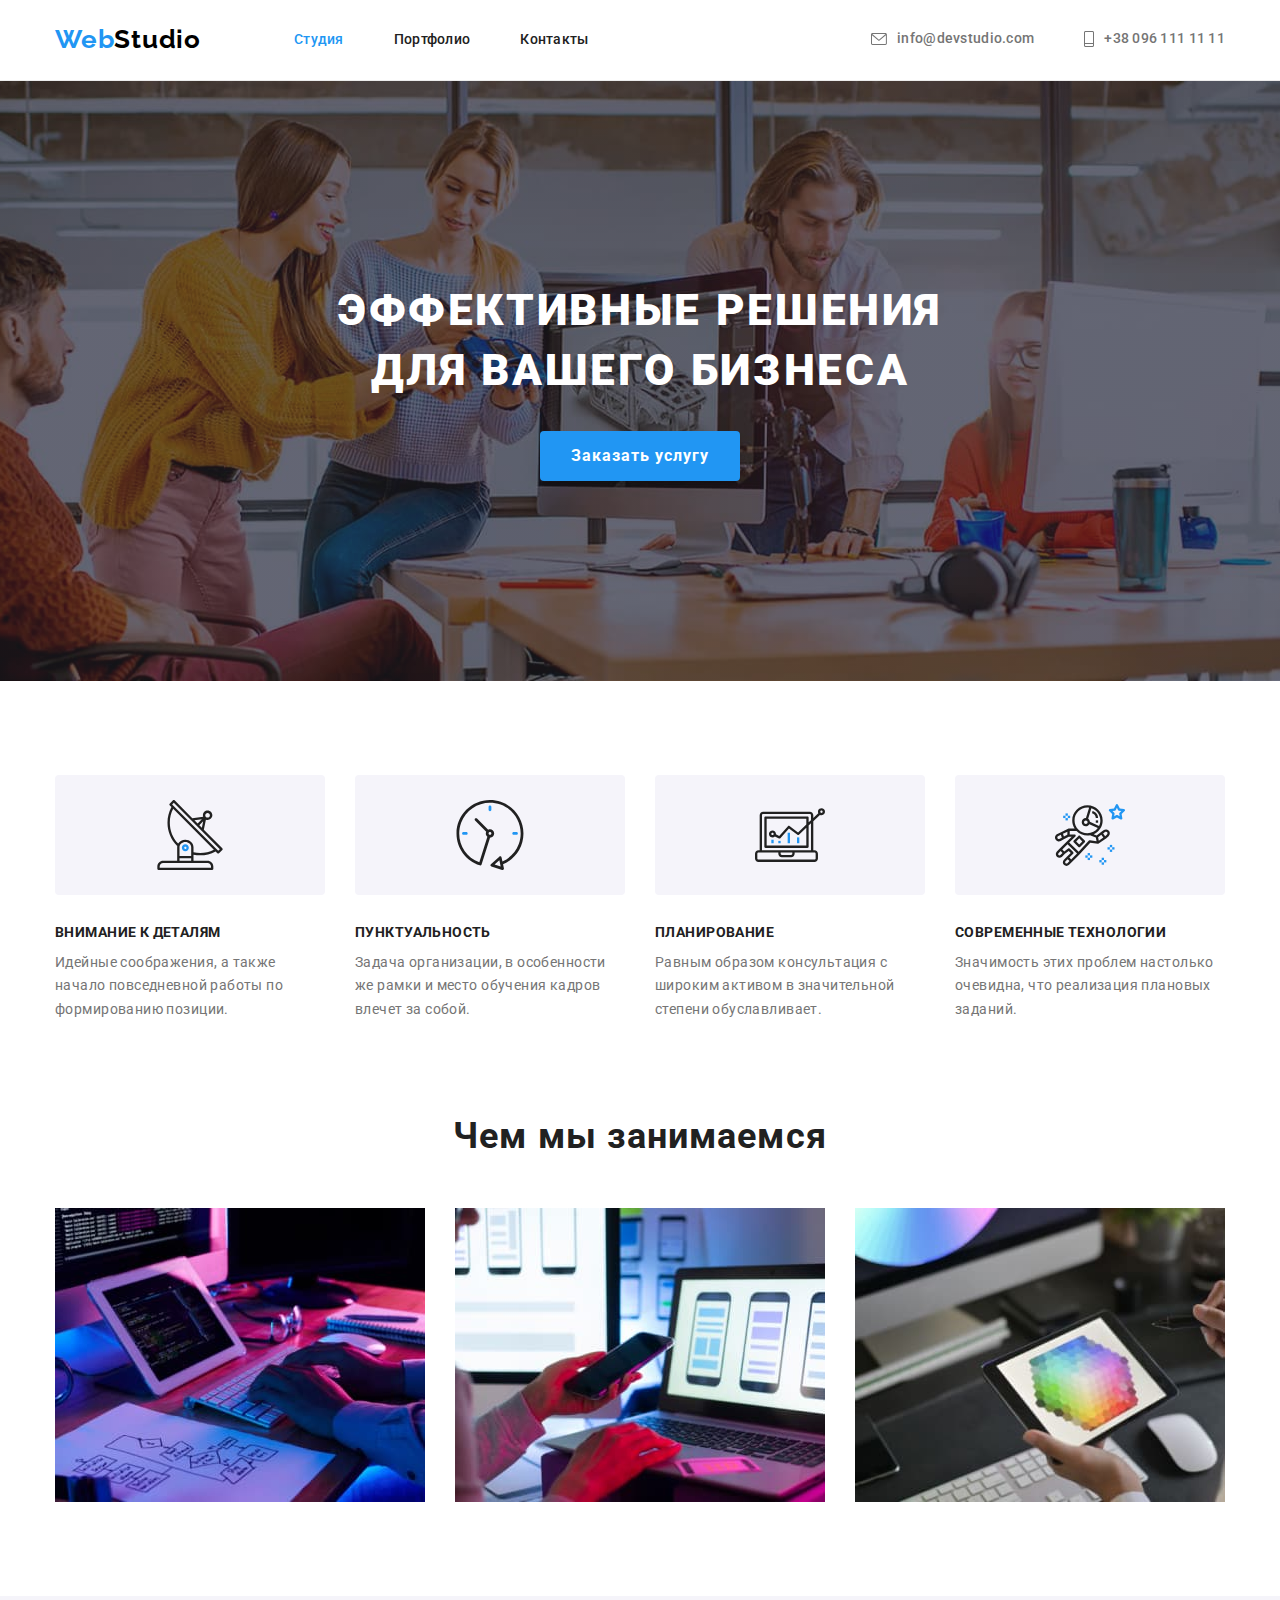
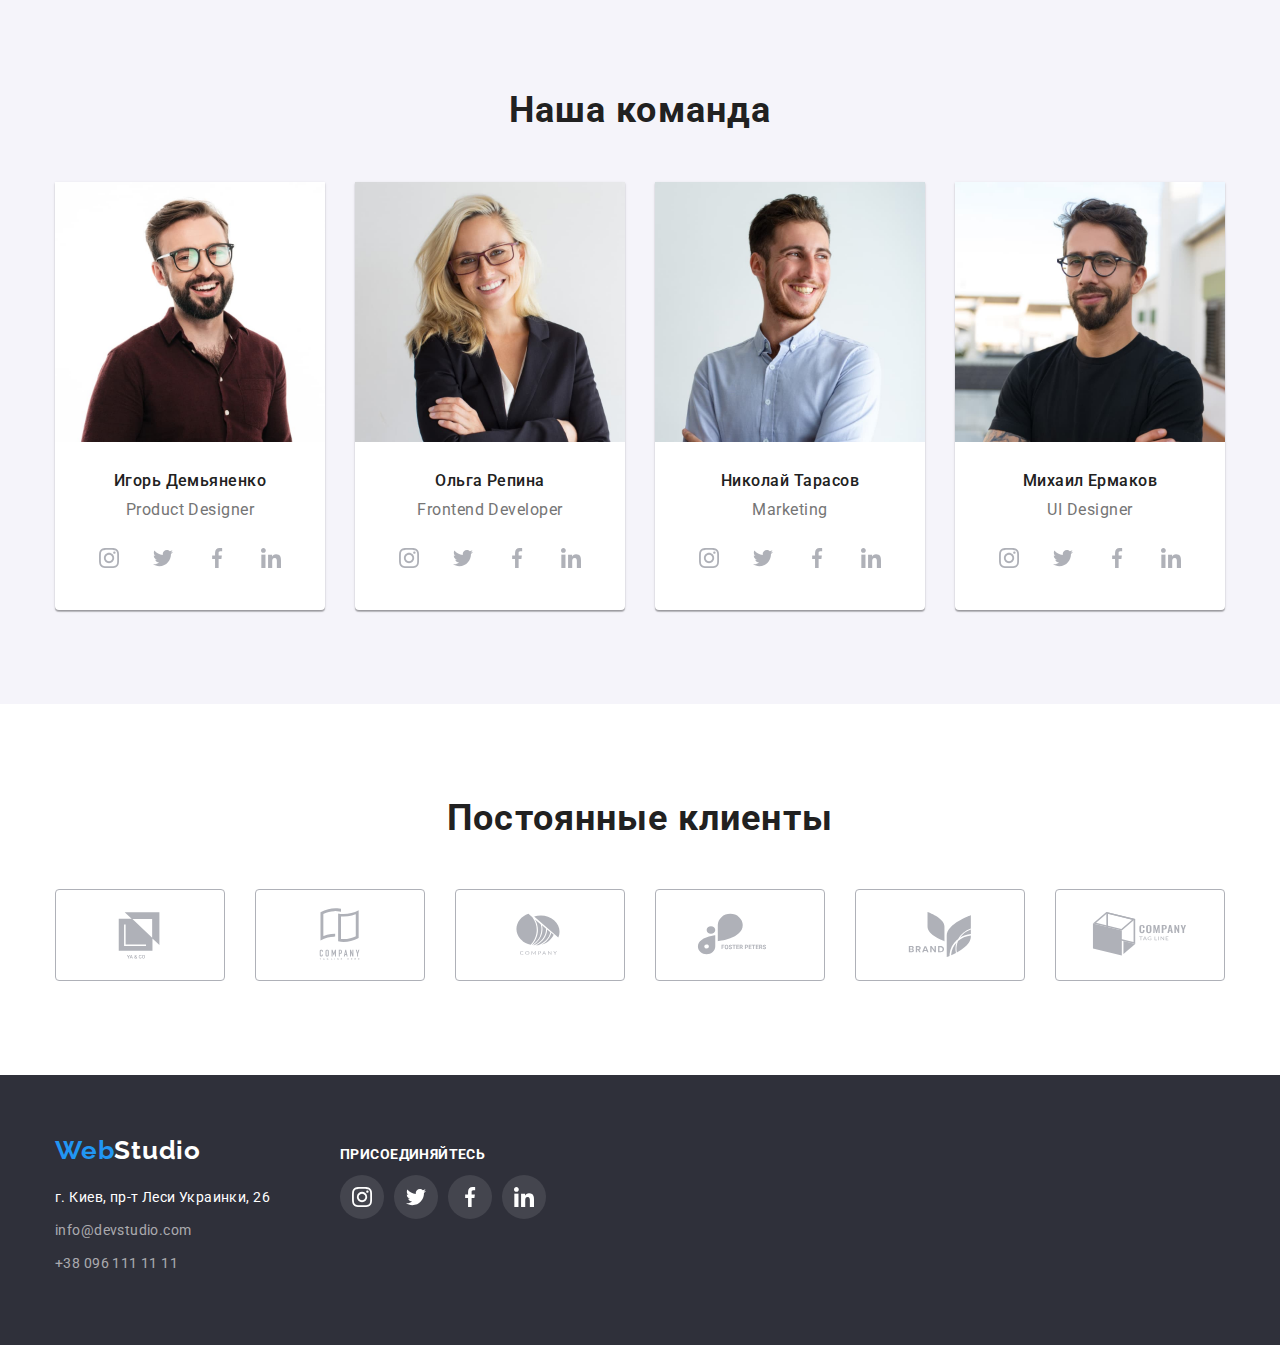
<file: index.html>
<!DOCTYPE html>
<html lang="ru">
<head>
    <meta charset="UTF-8">
    <meta http-equiv="X-UA-Compatible" content="IE=edge">
    <meta name="viewport" content="width=device-width, initial-scale=1.0">
    <title>Document</title>
    <link rel="preconnect" href="https://fonts.googleapis.com">
    <link rel="preconnect" href="https://fonts.gstatic.com" crossorigin>
    <link href="https://fonts.googleapis.com/css2?family=Raleway:wght@700&family=Roboto:wght@400;500;700;900&display=swap" rel="stylesheet">
    <link rel="stylesheet" href="https://cdnjs.cloudflare.com/ajax/libs/modern-normalize/1.1.0/modern-normalize.min.css">
    <link rel="stylesheet" href="./css/styles.css">
</head>
<body>
    <header class="header">
        <div class="container header-container">
    <nav class="navigation">
        <a href="/" class="logo"><span class="logo-first">Web</span>Studio</a>
        <ul class="header-list list">
            <li class="header-item"><a href="./index.html" class="header-link active">Студия</a></li>
            <li class="header-item"><a href="./portfolio.html" class="header-link">Портфолио</a></li>
            <li class="header-item"><a href="" class="header-link">Контакты</a></li>
        </ul>
    </nav>
        <ul class="header-link-conection list">
            <li class="header-link-email">
                <a href="mailto:info@devstudio.com" class="link-contacts"><svg class="link-contacts-icon" width="16" height="12">
                    <use href="./images/icons.svg#icon-envelope"></use>
                </svg>info@devstudio.com</a></li>
            <li class="header-link-tel">
                <a href="tel:+380961111111" class="link-contacts"><svg class="link-contacts-icon" width="10" height="16">
                    <use href="./images/icons.svg#icon-Vector"></use>
                </svg>+38 096 111 11 11  </a></li>
        </ul>
        </div>
    </header>
    <main>
      <section class="hero">
          <div class="container">
            <h1 class="hero-title">Эффективные решения для вашего бизнеса</h1>
            <button type="button" class="hero-btn">Заказать услугу</button>
            </div>
      </section>  
    
    <section class="about-section">
        <div class="container">
        <h2 class="visually-hidden">Наши преимущества</h2>
        <ul class="about-list list">
            <li class="about-section-item">
                <div class="about-icon-container">
                    <svg class="about-icon" width="70" height="70">
                        <use href="./images/icons.svg#icon-antenna-1"></use>
                    </svg>
                </div>
                <h3 class="about-subject">Внимание к деталям</h3>
                <p class="text">Идейные соображения, а также начало повседневной работы по формированию позиции.</p>
            </li>

            <li class="about-section-item">
                <div class="about-icon-container">
                    <svg class="about-icon" width="70" height="70">
                        <use href="./images/icons.svg#icon-clock-1"></use>
                    </svg>
                </div>
                <h3 class="about-subject">Пунктуальность</h3>
                <p class="text">Задача организации, в особенности же рамки и место обучения кадров влечет за собой.</p>
            </li>

            <li class="about-section-item">
                <div class="about-icon-container">
                    <svg class="about-icon" width="70" height="70">
                        <use href="./images/icons.svg#icon-diagram-1"></use>
                    </svg>
                </div>
                <h3 class="about-subject">Планирование</h3>
                <p class="text">Равным образом консультация с широким активом в значительной степени обуславливает.</p>
            </li>

            <li class="about-section-item">
                <div class="about-icon-container">
                    <svg class="about-icon" width="70" height="70">
                        <use href="./images/icons.svg#icon-astronaut-1"></use>
                    </svg>
                </div>
                <h3 class="about-subject">Современные технологии</h3>
                <p class="text">Значимость этих проблем настолько очевидна, что реализация плановых заданий.</p>
            </li>
        </ul>
        </div>
    </section>

    <section class="sub-section">
        <div class="container">
        <h2 class="sub-title">Чем мы занимаемся</h2>
        <ul class="sub-list list">

            <li class="sub-item"><img src="./images/img-1.jpg" alt="desktop" width="370" height="294" class="sub-img"></li>
            <li class="sub-item"><img src="./images/img-2.jpg" alt="mobile" width="370" height="294" class="sub-img"></li>
            <li class="sub-item"><img src="./images/img-3.jpg" alt="tablet" width="370" height="294" class="sub-img"></li>
        </ul>
        </div>
    </section>

    <section class="team-section">
        <div class="container">
        <h2 class="team-title">Наша команда</h2>
        <ul class="team-list list">
            
            <li class="team-item">
                <img src="./images/ihor-demyanenko.jpg" alt="ihor-demyanenko" width="270" height="260" class="img-team">
                <div class="team-item-content">
                <h3 class="team-name">Игорь Демьяненко</h3>
                <p class="team-text">Product Designer</p>
                <ul class="team-social-list list">
                
                    <li class="team-social-item">
                        <a href="" class="team-social-link"><svg class="team-social-icon" width="20" height="20">
                            <use href="./images/icons.svg#icon-instagram-2"></use>
                        </svg>
                        </a>
                        
                    </li>
                
                    <li class="team-social-item">
                        <a href="" class="team-social-link"><svg class="team-social-icon" width="20" height="20">
                                <use href="./images/icons.svg#icon-twitter-1"></use>
                            </svg>
                        </a>
                    </li>
                
                    <li class="team-social-item">
                        <a href="" class="team-social-link"><svg class="team-social-icon" width="20" height="20">
                                <use href="./images/icons.svg#icon-facebook-1"></use>
                            </svg>
                        </a>
                    </li>
                
                    <li class="team-social-item">
                        <a href="" class="team-social-link"><svg class="team-social-icon" width="20" height="20">
                                <use href="./images/icons.svg#icon-linkedin-1"></use>
                            </svg>
                        </a>
                    </li>
                
                </ul>
                </div>
            </li>
            
            <li class="team-item">
                <img src="./images/olha-repina.jpg" alt="olha-repina" width="270" height="260" class="img-team">
                <div class="team-item-content">
                <h3 class="team-name">Ольга Репина</h3>
                <p class="team-text">Frontend Developer</p>
                <ul class="team-social-list list">
                
                    <li class="team-social-item">
                        <a href="" class="team-social-link"><svg class="team-social-icon" width="20" height="20">
                                <use href="./images/icons.svg#icon-instagram-2"></use>
                            </svg>
                        </a>
                    
                    </li>
                
                    <li class="team-social-item">
                        <a href="" class="team-social-link"><svg class="team-social-icon" width="20" height="20">
                                <use href="./images/icons.svg#icon-twitter-1"></use>
                            </svg>
                        </a>
                    </li>
                
                    <li class="team-social-item">
                        <a href="" class="team-social-link"><svg class="team-social-icon" width="20" height="20">
                                <use href="./images/icons.svg#icon-facebook-1"></use>
                            </svg>
                        </a>
                    </li>
                
                    <li class="team-social-item">
                        <a href="" class="team-social-link"><svg class="team-social-icon" width="20" height="20">
                                <use href="./images/icons.svg#icon-linkedin-1"></use>
                            </svg>
                        </a>
                    </li>
                
                </ul>
                </div>
            </li>
            
            <li class="team-item">
                <img src="./images/nikolay-tarasov.jpg" alt="nikolay-tarasov" width="270" height="260" class="img-team">
                <div class="team-item-content">
                <h3 class="team-name">Николай Тарасов</h3>
                <p class="team-text">Marketing</p>
                <ul class="team-social-list list">

                    <li class="team-social-item">
                        <a href="" class="team-social-link"><svg class="team-social-icon" width="20" height="20">
                                <use href="./images/icons.svg#icon-instagram-2"></use>
                            </svg>
                        </a>
                    
                    </li>

                    <li class="team-social-item">
                        <a href="" class="team-social-link"><svg class="team-social-icon" width="20" height="20">
                                <use href="./images/icons.svg#icon-twitter-1"></use>
                            </svg>
                        </a>
                    </li>

                    <li class="team-social-item">
                        <a href="" class="team-social-link"><svg class="team-social-icon" width="20" height="20">
                                <use href="./images/icons.svg#icon-facebook-1"></use>
                            </svg>
                        </a>
                    </li>

                    <li class="team-social-item">
                        <a href="" class="team-social-link"><svg class="team-social-icon" width="20" height="20">
                                <use href="./images/icons.svg#icon-linkedin-1"></use>
                            </svg>
                        </a>
                    </li>

                </ul>
                </div>
            </li>
            
            <li class="team-item">
                <img src="./images/mihail-ermakov.jpg" alt="mihail-ermakov" width="270" height="260" class="img-team">
                <div class="team-item-content">
                <h3 class="team-name">Михаил Ермаков</h3>
                <p class="team-text">UI Designer</p>
                <ul class="team-social-list list">
                
            <li class="team-social-item">
                <a href="" class="team-social-link"><svg class="team-social-icon" width="20" height="20">
                <use href="./images/icons.svg#icon-instagram-2"></use>
            </svg>
            </a>
            </li>
                
                    <li class="team-social-item">
                        <a href="" class="team-social-link"><svg class="team-social-icon" width="20" height="20">
                                <use href="./images/icons.svg#icon-twitter-1"></use>
                            </svg>
                        </a>
                    </li>
                
                    <li class="team-social-item">
                        <a href="" class="team-social-link"><svg class="team-social-icon" width="20" height="20">
                                <use href="./images/icons.svg#icon-facebook-1"></use>
                            </svg>
                        </a>
                    </li>
                
                    <li class="team-social-item">
                        <a href="" class="team-social-link"><svg class="team-social-icon" width="20" height="20">
                            <use href="./images/icons.svg#icon-linkedin-1"></use>
                        </svg>
                        </a>
                    </li>
                
                </ul>
                </div>
            </li>
        </ul>
        </div>
    </section>

<section class="client-section">
    <div class="container">
    <h2 class="client-title">Постоянные клиенты</h2>
    <ul class="client-list list">
        <li class="client-item">
        <a href="" class="client-link"><svg class="client-icon" width="106" height="60">
                <use href="./images/icons.svg#icon-Logo"></use>
            </svg>
        </a>
        </li>

        <li class="client-item">
            <a href="" class="client-link"><svg class="client-icon" width="106" height="60">
                    <use href="./images/icons.svg#icon-Logo-1"></use>
                </svg>
            </a>
        </li>

        <li class="client-item">
            <a href="" class="client-link"><svg class="client-icon" width="106" height="60">
                    <use href="./images/icons.svg#icon-Logo-2"></use>
                </svg>
            </a>
        </li>

        <li class="client-item">
            <a href="" class="client-link"><svg class="client-icon" width="106" height="60">
                    <use href="./images/icons.svg#icon-Logo-3"></use>
                </svg>
            </a>
        </li>

        <li class="client-item">
            <a href="" class="client-link"><svg class="client-icon" width="106" height="60">
                    <use href="./images/icons.svg#icon-Logo-4"></use>
                </svg>
            </a>
        </li>

        <li class="client-item">
            <a href="" class="client-link"><svg class="client-icon" width="106" height="60">
                    <use href="./images/icons.svg#icon-Logo-5"></use>
                </svg>
            </a>
        </li>
    </ul>
    </div>
</section>

    </main>
    <footer class="footer">
        <div class="container footer-container">
            <div class="footer-logo">
        <a href="/" class="logo-footer"><span class="logo-second">Web</span>Studio</a>
        <address class="address">
            <ul class="address-list list">
                <li class="address-item"><a href="https://www.google.com/maps/place/%D0%B1%D1%83%D0%BB.+%D0%9B%D0%B5%D1%81%D0%B8+%D0%A3%D0%BA%D1%80%D0%B0%D0%B8%D0%BD%D0%BA%D0%B8,+26,+%D0%9A%D0%B8%D0%B5%D0%B2,+02000/@50.4265807,30.5361971,17z/data=!3m1!4b1!4m5!3m4!1s0x40d4cf0e033ecbe9:0x57a4dffefec77da0!8m2!3d50.4265807!4d30.5383858" class="footer-link-map">г. Киев, пр-т Леси Украинки, 26</a></li>
                <li class="address-item"><a href="mailto:info@devstudio.com" class="footer-link">info@devstudio.com</a></li>
                <li class="address-item"><a href="tel:+380961111111" class="footer-link">+38 096 111 11 11</a></li>
            </ul>
        </address>
            </div>
        <div class="footer-contacts">
            <p class="footer-text">присоединяйтесь</p>
            <ul class="footer-list list">
                <li class="footer-item">
                    <a href="" class="footer-social-link"><svg class="footer-icon" width="20" height="20">
                            <use href="./images/icons.svg#icon-instagram-2"></use>
                        </svg>
                    </a>
                </li>

                <li class="footer-item">
                    <a href="" class="footer-social-link"><svg class="footer-icon" width="20" height="20">
                            <use href="./images/icons.svg#icon-twitter-1"></use>
                        </svg>
                    </a>
                </li>

                <li class="footer-item">
                    <a href="" class="footer-social-link"><svg class="footer-icon" width="20" height="20">
                            <use href="./images/icons.svg#icon-facebook-1"></use>
                        </svg>
                    </a>
                </li>

                <li class="footer-item">
                    <a href="" class="footer-social-link"><svg class="footer-icon" width="20" height="20">
                            <use href="./images/icons.svg#icon-linkedin-1"></use>
                        </svg>
                    </a>
                </li>
            </ul>
        </div>
        </div>
        

    </footer>
</body>
</html>
</file>
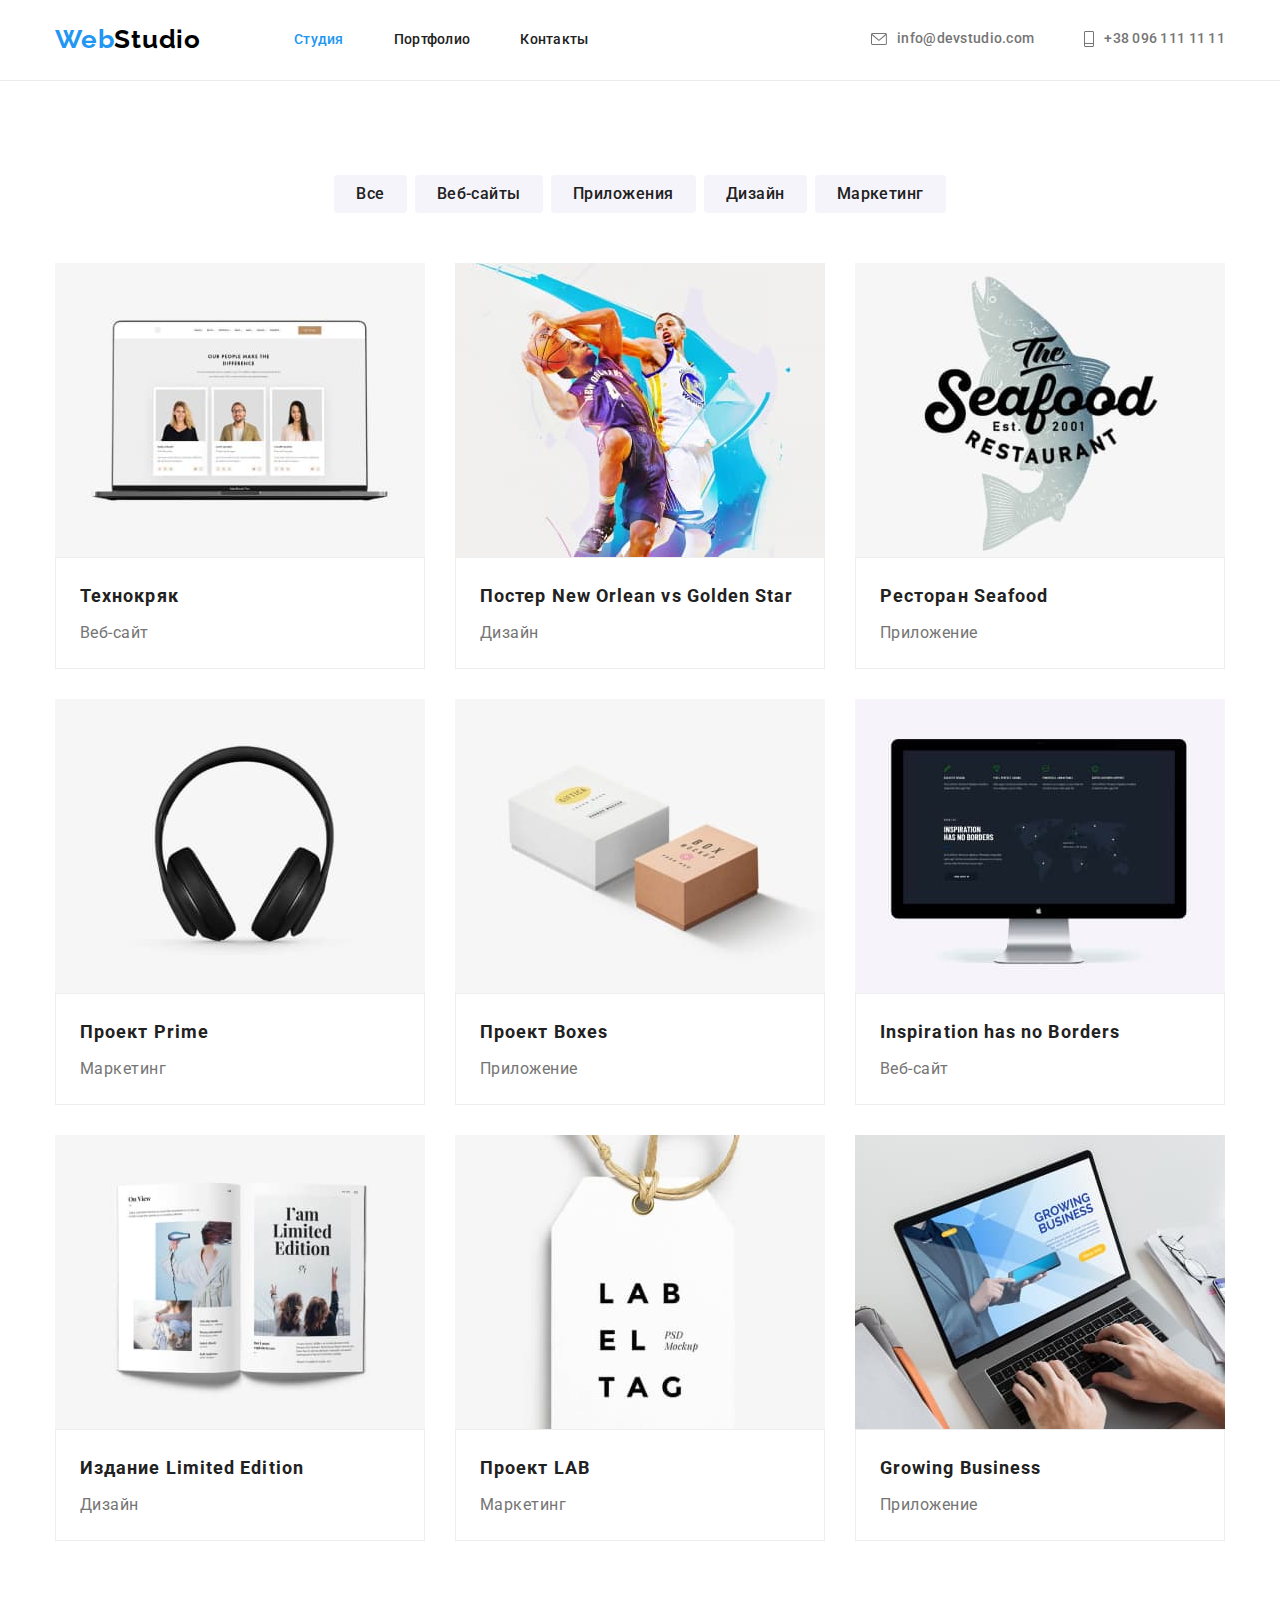
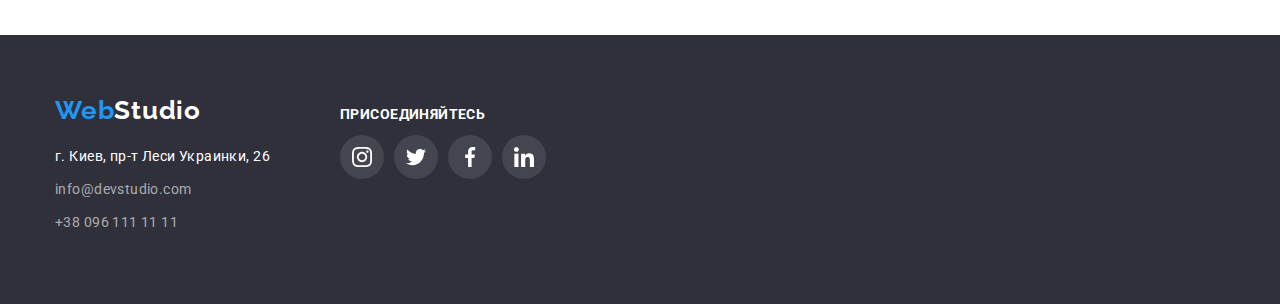
<file: portfolio.html>
<!DOCTYPE html>
<html lang="ru">
<head>
    <meta charset="UTF-8">
    <meta http-equiv="X-UA-Compatible" content="IE=edge">
    <meta name="viewport" content="width=device-width, initial-scale=1.0">
    <title>Document</title>
    <link rel="preconnect" href="https://fonts.googleapis.com">
    <link rel="preconnect" href="https://fonts.gstatic.com" crossorigin>
    <link href="https://fonts.googleapis.com/css2?family=Raleway:wght@700&family=Roboto:wght@400;500;700;900&display=swap" rel="stylesheet">
    <link rel="stylesheet" href="https://cdnjs.cloudflare.com/ajax/libs/modern-normalize/1.1.0/modern-normalize.min.css">
    <link rel="stylesheet" href="./css/styles.css">
</head>
<body>
    <header class="header">
        <div class="container header-container">
            <nav class="navigation">
                <a href="/" class="logo"><span class="logo-first">Web</span>Studio</a>
                <ul class="header-list list">
                    <li class="header-item"><a href="./index.html" class="header-link active">Студия</a></li>
                    <li class="header-item"><a href="./portfolio.html" class="header-link">Портфолио</a></li>
                    <li class="header-item"><a href="" class="header-link">Контакты</a></li>
                </ul>
            </nav>
            <ul class="header-link-conection list">
                <li class="header-link-email">
                    <a href="mailto:info@devstudio.com" class="link-contacts"><svg class="link-contacts-icon" width="16"
                            height="12">
                            <use href="./images/icons.svg#icon-envelope"></use>
                        </svg>info@devstudio.com</a>
                </li>
                <li class="header-link-tel">
                    <a href="tel:+380961111111" class="link-contacts"><svg class="link-contacts-icon" width="10"
                            height="16">
                            <use href="./images/icons.svg#icon-Vector"></use>
                        </svg>+38 096 111 11 11 </a>
                </li>
            </ul>
        </div>
    </header>
    <main>

        <section class="portfolio-section">
            <div class="container container-content">
            <h1 class="visually-hidden">Портфолио</h1>
       
            <ul class="portfolio-list list">
                <li class="portfolio-nav-btn"> 
                    <button type="button" class="portfolio-btn">Все</button>
                </li>

                <li class="portfolio-nav-btn"> 
                    <button type="button" class="portfolio-btn">Веб-сайты</button>
                </li>

                <li class="portfolio-nav-btn"> 
                    <button type="button" class="portfolio-btn">Приложения</button>
                </li>

                <li class="portfolio-nav-btn"> 
                    <button type="button" class="portfolio-btn">Дизайн</button>
                </li>

                <li class="portfolio-nav-btn"> 
                    <button type="button" class="portfolio-btn">Маркетинг</button>
                </li>
            </ul>
            
        
            <ul class="portfolio-img-list list">
                <li class="portfolio-item">
                    <a href="" class="portfolio-link">
                    <img src="./images/img-portfolio-1.jpg" alt="laptop" width="370" height="294" class="portfolio-img">
                    <div class="portfolio-item-content">
                    
                    <h2 class="portfolio-subject">Технокряк</h2>
                    <p class="portfolio-text">Веб-сайт</p>
                    </div>
                    </a>
                </li>

                <li class="portfolio-item">
                    <a href="" class="portfolio-link">
                    <img src="./images/img-portfolio-2.jpg" alt="poster" width="370" height="294" class="portfolio-img">
                    <div class="portfolio-item-content">
                    <h2 class="portfolio-subject">Постер New Orlean vs Golden Star</h2>
                    <p class="portfolio-text">Дизайн</p>
                    </div>
                    </a>
                </li>

                <li class="portfolio-item">
                    <a href="" class="portfolio-link">
                    <img src="./images/img-portfolio-3.jpg" alt="restaurant-logo" width="370" height="294" class="portfolio-img">
                    <div class="portfolio-item-content">
                    <h2 class="portfolio-subject">Ресторан Seafood</h2>
                    <p class="portfolio-text">Приложение</p>
                    </div>
                    </a>
                </li>

                <li class="portfolio-item">
                    <a href="" class="portfolio-link">
                    <img src="./images/img-portfolio-4.jpg" alt="headphones" width="370" height="294" class="portfolio-img">
                    <div class="portfolio-item-content">
                    <h2 class="portfolio-subject">Проект Prime</h2>
                    <p class="portfolio-text">Маркетинг</p>
                    </div>
                    </a>
                </li>

                <li class="portfolio-item">
                    <a href="" class="portfolio-link">
                    <img src="./images/img-portfolio-5.jpg" alt="boxes" width="370" height="294" class="portfolio-img">
                    <div class="portfolio-item-content">
                    <h2 class="portfolio-subject">Проект Boxes</h2>
                    <p class="portfolio-text">Приложение</p>
                    </div>
                    </a>
                </li>

                <li class="portfolio-item">
                    <a href="" class="portfolio-link">
                    <img src="./images/img-portfolio-6.jpg" alt="monitor" width="370" height="294" class="portfolio-img">
                    <div class="portfolio-item-content">
                    <h2 class="portfolio-subject">Inspiration has no Borders</h2>
                    <p class="portfolio-text">Веб-сайт</p>
                    </div>
                    </a>
                </li>

                <li class="portfolio-item">
                    <a href="" class="portfolio-link">
                    <img src="./images/img-portfolio-7.jpg" alt="book" width="370" height="294" class="portfolio-img">
                    <div class="portfolio-item-content">

                    <h2 class="portfolio-subject">Издание Limited Edition</h2>
                    <p class="portfolio-text">Дизайн</p>
                    </div>
                    </a>
                </li>

                <li class="portfolio-item">
                    <a href="" class="portfolio-link">
                    <img src="./images/img-portfolio-8.jpg" alt="label" width="370" height="294" class="portfolio-img">
                    <div class="portfolio-item-content">
                    <h2 class="portfolio-subject">Проект LAB</h2>
                    <p class="portfolio-text">Маркетинг</p>
                    </div>
                    </a>
                </li>

                <li class="portfolio-item">
                    <a href="" class="portfolio-link">
                    <img src="./images/img-portfolio-9.jpg" alt="man-typing-on-laptop" width="370" height="294" class="portfolio-img">
                    <div class="portfolio-item-content">
                    <h2 class="portfolio-subject">Growing Business</h2>
                    <p class="portfolio-text">Приложение</p>
                    </div>
                    </a>
                </li>
            </ul>
            </div>
        </section>

    </main>
    <footer class="footer">
        <div class="container footer-container">
            <div class="footer-logo">
                <a href="/" class="logo-footer"><span class="logo-second">Web</span>Studio</a>
                <address class="address">
                    <ul class="address-list list">
                        <li class="address-item"><a
                                href="https://www.google.com/maps/place/%D0%B1%D1%83%D0%BB.+%D0%9B%D0%B5%D1%81%D0%B8+%D0%A3%D0%BA%D1%80%D0%B0%D0%B8%D0%BD%D0%BA%D0%B8,+26,+%D0%9A%D0%B8%D0%B5%D0%B2,+02000/@50.4265807,30.5361971,17z/data=!3m1!4b1!4m5!3m4!1s0x40d4cf0e033ecbe9:0x57a4dffefec77da0!8m2!3d50.4265807!4d30.5383858"
                                class="footer-link-map">г. Киев, пр-т Леси Украинки, 26</a></li>
                        <li class="address-item"><a href="mailto:info@devstudio.com"
                                class="footer-link">info@devstudio.com</a></li>
                        <li class="address-item"><a href="tel:+380961111111" class="footer-link">+38 096 111 11 11</a></li>
                    </ul>
                </address>
            </div>
            <div class="footer-contacts">
                <p class="footer-text">присоединяйтесь</p>
                <ul class="footer-list list">
                    <li class="footer-item">
                        <a href="" class="footer-social-link"><svg class="footer-icon" width="20" height="20">
                                <use href="./images/icons.svg#icon-instagram-2"></use>
                            </svg>
                        </a>
                    </li>
    
                    <li class="footer-item">
                        <a href="" class="footer-social-link"><svg class="footer-icon" width="20" height="20">
                                <use href="./images/icons.svg#icon-twitter-1"></use>
                            </svg>
                        </a>
                    </li>
    
                    <li class="footer-item">
                        <a href="" class="footer-social-link"><svg class="footer-icon" width="20" height="20">
                                <use href="./images/icons.svg#icon-facebook-1"></use>
                            </svg>
                        </a>
                    </li>
    
                    <li class="footer-item">
                        <a href="" class="footer-social-link"><svg class="footer-icon" width="20" height="20">
                                <use href="./images/icons.svg#icon-linkedin-1"></use>
                            </svg>
                        </a>
                    </li>
                </ul>
            </div>
        </div>
    
    
    </footer>
</body>
</html>
</file>
<file: css/styles.css>
/* font-family: 'Raleway', sans-serif;
font-family: 'Roboto', sans-serif; */

:root {
  --title-color: #212121;
  --text-color: #757575;
  --logo-second-color: #000000;
  --hero-title-color: #ffffff;
  --background-color: #ffffff;
  --background-hero: #2f303a;
  --accent-color: #2196f3;
}

p,
h1,
h2,
h3,
h4,
h5,
h6 {
  margin: 0;
}

ul {
  margin: 0;
  padding: 0;
}

img {
  display: block;
  max-width: 100%;
  height: auto;
}

button {
  cursor: pointer;
  border: none;
}

body {
  font-family: "Roboto", sans-serif;
  background-color: var(--background-color);
  color: var(--title-color);
}

.list {
  list-style: none;
}

a {
  text-decoration: none;
}

.header-link.active {
  color: var(--accent-color);
}

.container {
  width: 1200px;
  padding-left: 15px;
  padding-right: 15px;
  margin: 0 auto;
}

.visually-hidden {
  position: absolute;
  white-space: nowrap;
  width: 1px;
  height: 1px;
  overflow: hidden;
  border: 0;
  padding: 0;
  clip: rect(0 0 0 0);
  clip-path: inset(50%);
  margin: -1px;
}

/* HEADER */

.header {
  padding-top: 24px;
  padding-bottom: 25px;
  border-bottom: 1px solid #ececec;
}

.logo {
  font-family: "Raleway", sans-serif;
  font-weight: 700;
  font-size: 26px;
  line-height: 1.19;
  letter-spacing: 0.03em;
  color: var(--logo-second-color);
  margin-right: 93px;
}

.logo-first {
  font-family: "Raleway", sans-serif;
  font-weight: 700;
  font-size: 26px;
  line-height: 1.19;
  letter-spacing: 0.03em;
  color: var(--accent-color);
}

.navigation {
  display: flex;
  align-items: center;
}

.header-list {
  display: flex;
}

.header-item + .header-item {
  margin-left: 50px;
}

.header-link-conection {
  display: flex;
  margin-left: auto;
}

.header-container {
  display: flex;
  align-items: center;
}

.header-link {
  font-weight: 500;
  font-size: 14px;
  line-height: 1.14;
  letter-spacing: 0.02em;
  color: var(--title-color);
}

.header-link:hover,
.header-link:focus {
  color: var(--accent-color);
}

.link-contacts {
  font-weight: 500;
  font-size: 14px;
  line-height: 1.14;
  letter-spacing: 0.02em;
  color: var(--text-color);
  display: flex;
  align-items: center;
}

.link-contacts:hover,
.link-contacts:focus {
  color: var(--accent-color);
}

.header-link-tel {
  margin-left: 50px;
}

.link-contacts-icon {
  margin-right: 10px;
  fill: currentColor;
}

/* Hero */

.hero {
  background-color: var(--background-hero);
  background-image: linear-gradient(
      rgba(47, 48, 58, 0.4),
      rgba(47, 48, 58, 0.4)
    ),
    url(../images/bg-image.jpg);
  background-repeat: no-repeat;
  background-position: center;
  background-size: cover;
  padding-top: 200px;
  padding-bottom: 200px;
  text-align: center;
  max-width: 1600px;
  margin: 0 auto;
}

.hero-title {
  font-weight: 900;
  font-size: 44px;
  line-height: 1.36;
  letter-spacing: 0.06em;
  text-transform: uppercase;
  color: var(--hero-title-color);
  margin-bottom: 30px;
  width: 696px;
  margin-left: auto;
  margin-right: auto;
}

.hero-btn {
  font-family: inherit;
  font-weight: 700;
  font-size: 16px;
  line-height: 1.87;
  letter-spacing: 0.06em;
  cursor: pointer;
  color: #ffffff;
  background-color: var(--accent-color);
  box-shadow: 0px 4px 4px rgba(0, 0, 0, 0.15);
  border-radius: 4px;
  min-width: 200px;
  height: 50px;
}

/* About section */

.about-section {
  padding-top: 94px;
  padding-bottom: 94px;
}

.about-list {
  display: flex;
}

.about-section-item + .about-section-item {
  margin-left: 30px;
}

.about-section-item {
  width: 270px;
}

.about-icon-container {
  width: 270px;
  height: 120px;
  background-color: #f5f4fa;
  align-items: center;
  justify-content: center;
  display: flex;
  margin-bottom: 30px;
  border-radius: 4px;
}

.about-subject {
  font-weight: 700;
  font-size: 14px;
  line-height: 1.14;
  letter-spacing: 0.03em;
  text-transform: uppercase;
  margin-bottom: 10px;
}

.text {
  font-size: 14px;
  line-height: 1.71;
  letter-spacing: 0.03em;
  color: var(--text-color);
}

/* sub-section */

.sub-section {
  padding-bottom: 94px;
}

.sub-title {
  font-weight: 700;
  font-size: 36px;
  line-height: 1.16;
  text-align: center;
  letter-spacing: 0.03em;
  margin-bottom: 50px;
}

.sub-list {
  display: flex;
  margin-left: -30px;
}

.sub-item {
  width: calc(100% / 3 - 30px);
  margin-left: 30px;
}

/* Team section */

.team-section {
  padding-top: 94px;
  padding-bottom: 94px;
  background-color: #f5f4fa;
}

.team-title {
  font-weight: 700;
  font-size: 36px;
  line-height: 1.16;
  text-align: center;
  letter-spacing: 0.03em;
  margin-bottom: 50px;
}

.team-list {
  display: flex;
  margin-left: -30px;
}

.team-item {
  width: calc(100% / 4 - 30px);
  margin-left: 30px;
  background-color: var(--background-color);
  box-shadow: 0px 1px 3px rgba(0, 0, 0, 0.12), 0px 1px 1px rgba(0, 0, 0, 0.14),
    0px 2px 1px rgba(0, 0, 0, 0.2);
  border-radius: 0px 0px 4px 4px;
}

.team-item-content {
  padding-top: 30px;
  padding-bottom: 30px;
  text-align: center;
}

.team-name {
  font-weight: 500;
  font-size: 16px;
  line-height: 1.18;
  letter-spacing: 0.03em;
  margin-bottom: 10px;
}

.team-text {
  font-size: 16px;
  line-height: 1.18;
  letter-spacing: 0.03em;
  color: var(--text-color);
  margin-bottom: 16px;
}

.team-social-list {
  display: flex;
  justify-content: center;
}

.team-social-item + .team-social-item {
  margin-left: 10px;
}

.team-social-link {
  width: 44px;
  height: 44px;
  background-color: var(--hero-title-color);
  border-radius: 50%;
  display: flex;
  align-items: center;
  justify-content: center;
}

.team-social-icon {
  fill: #afb1b8;
}

.team-social-link:focus,
.team-social-link:hover {
  background-color: var(--accent-color);
}

.team-social-link:focus .team-social-icon {
  fill: #ffffff;
}

.team-social-link:hover .team-social-icon {
  fill: #ffffff;
}

/* client section */

.client-section {
  padding-top: 94px;
  padding-bottom: 94px;
}

.client-title {
  font-weight: 700;
  font-size: 36px;
  line-height: 1.16;
  text-align: center;
  letter-spacing: 0.03em;
  margin-bottom: 50px;
}

.client-list {
  display: flex;
  align-items: center;
  justify-content: center;
}

.client-item + .client-item {
  margin-left: 30px;
}

.client-link {
  justify-content: center;
  align-items: center;
  display: flex;
  color: #afb1b8;
  width: 100%;
  height: 100%;
  width: 170px;
  height: 92px;
  border: 1px solid #afb1b8;
  box-sizing: border-box;
  border-radius: 4px;
}

.client-icon {
  fill: currentColor;
}

.client-link:hover,
.client-link:focus {
  color: var(--accent-color);
  border-color: var(--accent-color);
}

/* Footer */

.footer {
  background-color: var(--background-hero);
  padding-top: 60px;
  padding-bottom: 60px;
}

.logo-footer {
  font-family: "Raleway", sans-serif;
  font-weight: 700;
  font-size: 26px;
  line-height: 1.19;
  letter-spacing: 0.03em;
  color: var(--hero-title-color);
  display: block;
  margin-bottom: 20px;
}

.logo-second {
  font-family: "Raleway", sans-serif;
  font-weight: 700;
  font-size: 26px;
  line-height: 1.19;
  letter-spacing: 0.03em;
  color: var(--accent-color);
}

.address {
  font-style: normal;
}

.footer-link-map {
  font-size: 14px;
  line-height: 1.71;
  letter-spacing: 0.03em;
  color: #ffffff;
  display: block;
  margin-bottom: 9px;
}

.footer-link {
  font-size: 14px;
  line-height: 1.71;
  letter-spacing: 0.03em;
  color: rgba(255, 255, 255, 0.6);
  display: block;
  margin-bottom: 9px;
}

.footer-link:focus,
.footer-link:hover {
  color: var(--accent-color);
}

.footer-text {
  font-weight: 700;
  font-size: 14px;
  line-height: 1.14px;
  letter-spacing: 0.03em;
  text-transform: uppercase;
  margin-bottom: 20px;
  color: var(--hero-title-color);
}

.footer-list {
  display: flex;
  align-items: center;
  justify-content: center;
}

.footer-social-link {
  width: 44px;
  height: 44px;
  background-color: rgba(255, 255, 255, 0.1);
  border-radius: 50%;
  display: flex;
  align-items: center;
  justify-content: center;
  color: var(--hero-title-color);
}

.footer-icon {
  fill: currentColor;
}

.footer-social-link:hover,
.footer-social-link:focus {
  background-color: var(--accent-color);
}

.footer-item + .footer-item {
  margin-left: 10px;
}

.footer-container {
  align-items: baseline;
  display: flex;
}

.footer-logo {
  margin-right: 70px;
}

/* portfolio */

.portfolio-section {
  padding-top: 94px;
  padding-bottom: 94px;
}

.portfolio-list {
  margin-bottom: 50px;
  display: flex;
  justify-content: center;
}

.portfolio-nav-btn + .portfolio-nav-btn {
  margin-left: 8px;
}

.portfolio-btn {
  font-family: inherit;
  font-weight: 500;
  font-size: 16px;
  line-height: 1.62;
  text-align: center;
  letter-spacing: 0.03em;
  cursor: pointer;
  color: var(--title-color);
  background-color: #f5f4fa;
  border-radius: 4px;
  padding: 6px 22px;
}

.portfolio-btn:hover,
.portfolio-btn:focus {
  color: var(--hero-title-color);
  background-color: var(--accent-color);
  box-shadow: 0px 3px 1px rgba(0, 0, 0, 0.1), 0px 1px 2px rgba(0, 0, 0, 0.08),
    0px 2px 2px rgba(0, 0, 0, 0.12);
}

.portfolio-item-content {
  padding: 20px 24px;
  background: #ffffff;
  border: 1px solid #eeeeee;
  box-sizing: border-box;
}

.portfolio-img-list {
  display: flex;
  flex-wrap: wrap;
  margin-left: -30px;
  margin-bottom: -30px;
}

.portfolio-item {
  flex-basis: calc(100% / 3 - 30px);
  margin-left: 30px;
  margin-bottom: 30px;
}

.portfolio-subject {
  font-weight: 700;
  font-size: 18px;
  line-height: 2;
  letter-spacing: 0.06em;
  color: var(--title-color);
  margin-bottom: 4px;
}

.portfolio-text {
  font-size: 16px;
  line-height: 1.87;
  letter-spacing: 0.03em;
  color: var(--text-color);
}

.portfolio-link {
  display: block;
}

.portfolio-link:focus,
.portfolio-link:hover {
  box-shadow: 0px 1px 1px rgba(0, 0, 0, 0.12), 0px 4px 4px rgba(0, 0, 0, 0.06),
    1px 4px 6px rgba(0, 0, 0, 0.16);
}
</file>
